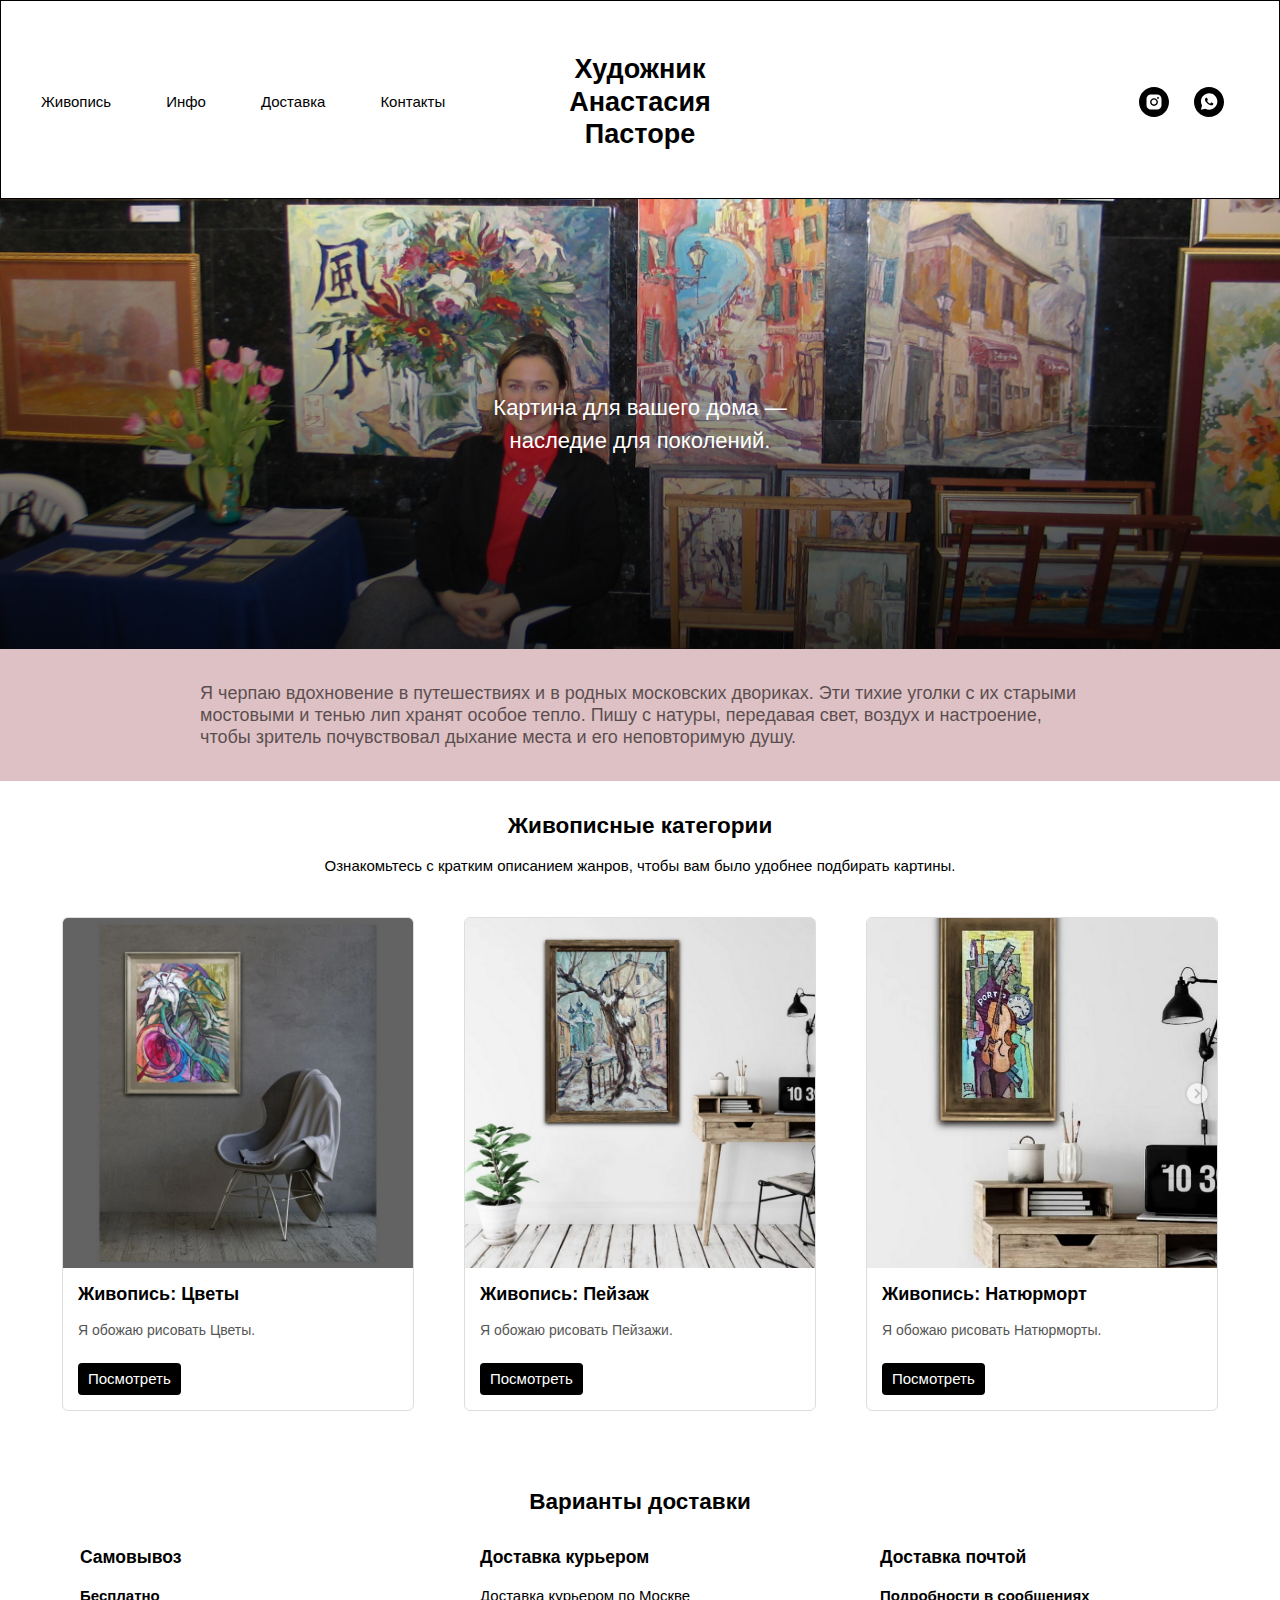
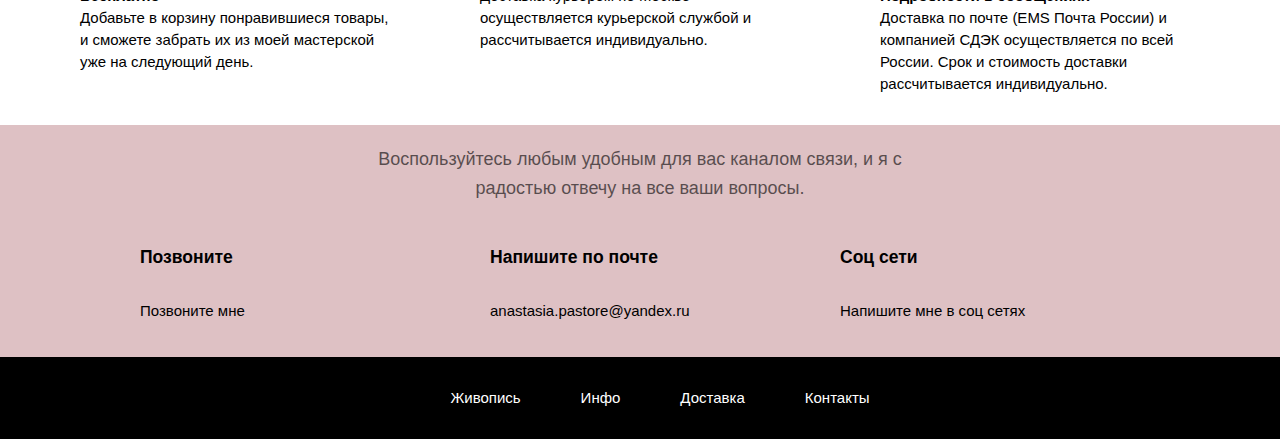
<file: index.html>
<!DOCTYPE HTML>
<html lang="ru">
    <head>
        <meta charset="utf-8" />
        <meta http-equiv="Content-Type" content="text/html; charset=utf-8" /> 
        <meta name="viewport" content="width=device-width, initial-scale=1.0" />
        <!--metatextblock--> 
        <title>АРТ Пасторе</title> 
        <meta name="description" content="Художник Анастасия Пасторе, живопись, картины." /> 
        <meta property="og:url" content="http://anastasiapastore.com" /> 
        <meta property="og:title" content="АРТ Пасторе" /> 
        <meta property="og:description" content="Художник Анастасия Пасторе, живопись, картины." />
        <meta property="og:type" content="website" /> 
        <meta property="og:image" content="banner_picture.jpg" /> 
        <link rel="canonical" href="http://anastasiapastore.com"> 
        <!--/metatextblock-->
        <meta name="format-detection" content="telephone=no" />
        <!--needswork--><link rel="shortcut icon" href="favicon_anastasia.ico" type="image/x-icon" />
        <link rel="stylesheet" type="text/css" href="styles.css" />
    </head>
    <body>
        <!-- Page wrapper -->
        <div id="allrecords" class="page-wrapper">
        <!-- Header -->
        <header class="site-header">
            <div class="nav_left">
                <ul class="menu_list">
                    <li class="menu_list_item"><a class="menu_link_item" href="paintings.html">Живопись</a></li>
                    <li class="menu_list_item"><a class="menu_link_item" href="info.html">Инфо</a></li>
                    <li class="menu_list_item"><a class="menu_link_item" href="#delivery">Доставка</a></li>
                    <li class="menu_list_item"><a class="menu_link_item" href="#contacts">Контакты</a></li>
                </ul>
            </div>
            <div class="main_logo">
                <a href="index.html"><h2>Художник <br/>
                Анастасия Пасторе</h2></a>
            </div>
            <div class="nav_right">
                <ul class="social_list">
                    <li class="social_list_insta">
                        <a href="https://www.instagram.com/artpastore/" target="_blank" rel="nofollow" aria-label="instagram">
                        <svg class="instagram_icon" role="presentation" viewBox="0 0 100 100" xmlns="http://www.w3.org/2000/svg"> 
                        <path fill-rule="evenodd" clip-rule="evenodd" d="M50 100C77.6142 100 100 77.6142 100 50C100 22.3858 77.6142 0 50 0C22.3858 0 0 22.3858 0 50C0 77.6142 22.3858 100 50 100ZM25 39.3918C25 31.4558 31.4566 25 39.3918 25H60.6082C68.5442 25 75 31.4566 75 39.3918V60.8028C75 68.738 68.5442 75.1946 60.6082 75.1946H39.3918C31.4558 75.1946 25 68.738 25 60.8028V39.3918ZM36.9883 50.0054C36.9883 42.8847 42.8438 37.0922 50.0397 37.0922C57.2356 37.0922 63.0911 42.8847 63.0911 50.0054C63.0911 57.1252 57.2356 62.9177 50.0397 62.9177C42.843 62.9177 36.9883 57.1252 36.9883 50.0054ZM41.7422 50.0054C41.7422 54.5033 45.4641 58.1638 50.0397 58.1638C54.6153 58.1638 58.3372 54.5041 58.3372 50.0054C58.3372 45.5066 54.6145 41.8469 50.0397 41.8469C45.4641 41.8469 41.7422 45.5066 41.7422 50.0054ZM63.3248 39.6355C65.0208 39.6355 66.3956 38.2606 66.3956 36.5646C66.3956 34.8687 65.0208 33.4938 63.3248 33.4938C61.6288 33.4938 60.2539 34.8687 60.2539 36.5646C60.2539 38.2606 61.6288 39.6355 63.3248 39.6355Z" fill="#000000"/>
                        </svg>
                        </a>
                    </li>
                    <li class="social_list_whatsapp">
                        <a href="https://wa.me/79032273894" target="_blank" rel="nofollow" aria-label="whatsapp">
                        <svg class="whatsapp_icon" role="presentation" viewBox="0 0 100 100" xmlns="http://www.w3.org/2000/svg">
                        <path fill-rule="evenodd" clip-rule="evenodd" d="M50 100C77.6142 100 100 77.6142 100 50C100 22.3858 77.6142 0 50 0C22.3858 0 0 22.3858 0 50C0 77.6142 22.3858 100 50 100ZM69.7626 28.9928C64.6172 23.841 57.7739 21.0027 50.4832 21C35.4616 21 23.2346 33.2252 23.2292 48.2522C23.2274 53.0557 24.4823 57.7446 26.8668 61.8769L23 76L37.4477 72.2105C41.4282 74.3822 45.9107 75.5262 50.4714 75.528H50.4823C65.5029 75.528 77.7299 63.301 77.7363 48.2749C77.7408 40.9915 74.9089 34.1446 69.7626 28.9928ZM62.9086 53.9588C62.2274 53.6178 58.8799 51.9708 58.2551 51.7435C57.6313 51.5161 57.1766 51.4024 56.7228 52.0845C56.269 52.7666 54.964 54.2998 54.5666 54.7545C54.1692 55.2092 53.7718 55.2656 53.0915 54.9246C52.9802 54.8688 52.8283 54.803 52.6409 54.7217C51.6819 54.3057 49.7905 53.4855 47.6151 51.5443C45.5907 49.7382 44.2239 47.5084 43.8265 46.8272C43.4291 46.1452 43.7837 45.7769 44.1248 45.4376C44.3292 45.2338 44.564 44.9478 44.7987 44.662C44.9157 44.5194 45.0328 44.3768 45.146 44.2445C45.4345 43.9075 45.56 43.6516 45.7302 43.3049C45.7607 43.2427 45.7926 43.1776 45.8272 43.1087C46.0545 42.654 45.9409 42.2565 45.7708 41.9155C45.6572 41.6877 45.0118 40.1167 44.4265 38.6923C44.1355 37.984 43.8594 37.3119 43.671 36.8592C43.1828 35.687 42.6883 35.69 42.2913 35.6924C42.2386 35.6928 42.1876 35.6931 42.1386 35.6906C41.7421 35.6706 41.2874 35.667 40.8336 35.667C40.3798 35.667 39.6423 35.837 39.0175 36.5191C38.9773 36.5631 38.9323 36.6111 38.8834 36.6633C38.1738 37.4209 36.634 39.0648 36.634 42.2002C36.634 45.544 39.062 48.7748 39.4124 49.2411L39.415 49.2444C39.4371 49.274 39.4767 49.3309 39.5333 49.4121C40.3462 50.5782 44.6615 56.7691 51.0481 59.5271C52.6732 60.2291 53.9409 60.6475 54.9303 60.9612C56.5618 61.4796 58.046 61.4068 59.22 61.2313C60.5286 61.0358 63.2487 59.5844 63.8161 57.9938C64.3836 56.4033 64.3836 55.0392 64.2136 54.7554C64.0764 54.5258 63.7545 54.3701 63.2776 54.1395C63.1633 54.0843 63.0401 54.0247 62.9086 53.9588Z" fill="#000000" />
                        </svg>
                        </a>
                    </li>
                </ul>
            </div>
        </header>
        <section class="banner_picture">
            <div class="banner_overlay"></div>
            <div class="banner_content">
                <p>Картина для вашего дома — <br/>
                наследие для поколений.</p>
            </div>
        </section>
        <section class="banner_text">
            <div class="banner_text_content">
                <p>Я черпаю вдохновение в путешествиях и в родных московских двориках. 
                Эти тихие уголки с их старыми мостовыми и тенью лип хранят особое тепло. 
                Пишу с натуры, передавая свет, воздух и настроение, чтобы зритель почувствовал дыхание места и его неповторимую душу.</p>
            </div>
        </section>
        <section class="main_painting_categories">
            <div class="main_painting_categories_title">
                <h2>Живописные категории</h2>
                <p>Ознакомьтесь с кратким описанием жанров, чтобы вам было удобнее подбирать картины.</p>
            </div>
        </section>
        <section class="cards_container">
            <a href="/paintings/flowers" class="card">
                <div class="card-image" style="background-image: url('flowers.png');"></div>
                <div class="card-content">
                    <h3 class="card-title">Живопись: Цветы</h3>
                    <p class="card-desc">Я обожаю рисовать Цветы.</p>
                    <span class="btn">Посмотреть</span>
                </div>
            </a>
            <a href="/paintings/landscape" class="card">
                <div class="card-image" style="background-image: url('landscape.png');"></div>
                <div class="card-content">
                  <h3 class="card-title">Живопись: Пейзаж</h3>
                  <p class="card-desc">Я обожаю рисовать Пейзажи.</p>
                  <span class="btn">Посмотреть</span>
                </div>
            </a>
            <a href="/paintings/still_life" class="card">
                <div class="card-image" style="background-image: url('still_life.png');"></div>
                <div class="card-content">
                  <h3 class="card-title">Живопись: Натюрморт</h3>
                  <p class="card-desc">Я обожаю рисовать Натюрморты.</p>
                  <span class="btn">Посмотреть</span>
                </div>
            </a>
        </section>
        <h2 class="delivery_options_title">Варианты доставки</h2>
        <section class="delivery_options_container" id="delivery">
            <div class="delivery_options">
                <div class="delivery_options_content">
                    <h3>Самовывоз</h3>
                    <p><strong>Бесплатно</strong><br/>
                    Добавьте в корзину понравившиеся товары, и сможете забрать их из моей мастерской уже на следующий день.</p>
                </div>
            </div>
            <div class="delivery_options">
                <div class="delivery_options_content">
                    <h3>Доставка курьером</h3>
                    <p>Доставка курьером по Москве осуществляется курьерской службой и рассчитывается индивидуально.</p>
                </div>
            </div>
            <div class="delivery_options">
                <div class="delivery_options_content">
                    <h3>Доставка почтой</h3>
                    <p><strong>Подробности в сообщениях</strong><br/>
                    Доставка по почте (EMS Почта России) и компанией СДЭК осуществляется по всей России. Срок и стоимость доставки рассчитывается индивидуально.</p>
                </div>
            </div>
        </section>
        <section class="footer" id="contacts">
            <div class="footer_content">Воспользуйтесь любым удобным для вас каналом связи, и я с радостью отвечу на все ваши вопросы.</div>
            <div class="footer_cards_container">
                <div class="footer_card">
                    <h3>Позвоните</h3>
                    <p>Позвоните мне</p>
                </div>
                <div class="footer_card">
                    <h3>Напишите по почте</h3>
                    <p>anastasia.pastore@yandex.ru</p>
                </div>
                <div class="footer_card">
                    <h3>Соц сети</h3>
                    <p>Напишите мне в соц сетях</p>
                </div>
            </div>
        </section>
        <section class="bottom_nav">
            <ul class="bottom_nav_list">
                <li class="bottom_nav_list_item"><a href="painting.html">Живопись</a></li>
                <li class="bottom_nav_list_item"><a href="info.html">Инфо</a></li>
                <li class="bottom_nav_list_item"><a href="#delivery">Доставка</a></li>
                <li class="bottom_nav_list_item"><a href="#contacts">Контакты</a></li>
            </ul>
        </section>
    </body>
</html>
</file>
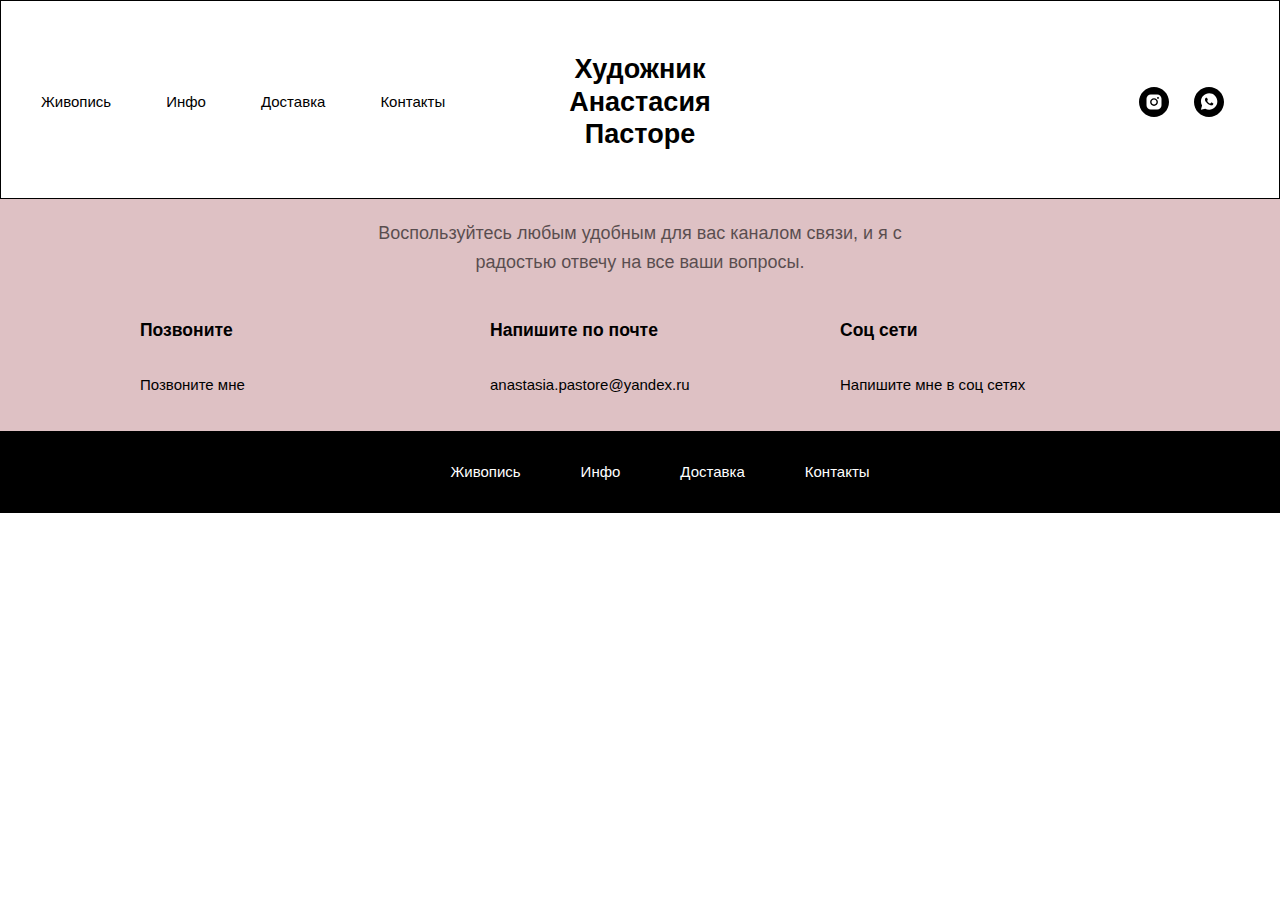
<file: paintings.html>
<!DOCTYPE HTML>
<html lang="ru">
    <head>
        <meta charset="utf-8" />
        <meta http-equiv="Content-Type" content="text/html; charset=utf-8" /> 
        <meta name="viewport" content="width=device-width, initial-scale=1.0" />
        <!--metatextblock--> 
        <title>АРТ Пасторе</title> 
        <meta name="description" content="Художник Анастасия Пасторе, живопись, картины." /> 
        <meta property="og:url" content="http://anastasiapastore.com" /> 
        <meta property="og:title" content="АРТ Пасторе" /> 
        <meta property="og:description" content="Художник Анастасия Пасторе, живопись, картины." />
        <meta property="og:type" content="website" /> 
        <meta property="og:image" content="banner_picture.jpg" /> 
        <link rel="canonical" href="http://anastasiapastore.com"> 
        <!--/metatextblock-->
        <meta name="format-detection" content="telephone=no" />
        <!--needswork--><link rel="shortcut icon" href="favicon_anastasia.ico" type="image/x-icon" />
        <link rel="stylesheet" type="text/css" href="styles.css" />
    </head>
    <body>
        <!-- Page wrapper -->
        <div id="allrecords" class="page-wrapper">
        <!-- Header -->
        <header class="site-header">
            <div class="nav_left">
                <ul class="menu_list">
                    <li class="menu_list_item"><a class="menu_link_item" href="paintings.html">Живопись</a></li>
                    <li class="menu_list_item"><a class="menu_link_item" href="info.html">Инфо</a></li>
                    <li class="menu_list_item"><a class="menu_link_item" href="index.html#delivery">Доставка</a></li>
                    <li class="menu_list_item"><a class="menu_link_item" href="index.html#contacts">Контакты</a></li>
                </ul>
            </div>
            <div class="main_logo">
                <a href="index.html"><h2>Художник <br/>
                Анастасия Пасторе</h2></a>
            </div>
            <div class="nav_right">
                <ul class="social_list">
                    <li class="social_list_insta">
                        <a href="https://www.instagram.com/artpastore/" target="_blank" rel="nofollow" aria-label="instagram">
                        <svg class="instagram_icon" role="presentation" viewBox="0 0 100 100" xmlns="http://www.w3.org/2000/svg"> 
                        <path fill-rule="evenodd" clip-rule="evenodd" d="M50 100C77.6142 100 100 77.6142 100 50C100 22.3858 77.6142 0 50 0C22.3858 0 0 22.3858 0 50C0 77.6142 22.3858 100 50 100ZM25 39.3918C25 31.4558 31.4566 25 39.3918 25H60.6082C68.5442 25 75 31.4566 75 39.3918V60.8028C75 68.738 68.5442 75.1946 60.6082 75.1946H39.3918C31.4558 75.1946 25 68.738 25 60.8028V39.3918ZM36.9883 50.0054C36.9883 42.8847 42.8438 37.0922 50.0397 37.0922C57.2356 37.0922 63.0911 42.8847 63.0911 50.0054C63.0911 57.1252 57.2356 62.9177 50.0397 62.9177C42.843 62.9177 36.9883 57.1252 36.9883 50.0054ZM41.7422 50.0054C41.7422 54.5033 45.4641 58.1638 50.0397 58.1638C54.6153 58.1638 58.3372 54.5041 58.3372 50.0054C58.3372 45.5066 54.6145 41.8469 50.0397 41.8469C45.4641 41.8469 41.7422 45.5066 41.7422 50.0054ZM63.3248 39.6355C65.0208 39.6355 66.3956 38.2606 66.3956 36.5646C66.3956 34.8687 65.0208 33.4938 63.3248 33.4938C61.6288 33.4938 60.2539 34.8687 60.2539 36.5646C60.2539 38.2606 61.6288 39.6355 63.3248 39.6355Z" fill="#000000"/>
                        </svg>
                        </a>
                    </li>
                    <li class="social_list_whatsapp">
                        <a href="https://wa.me/79032273894" target="_blank" rel="nofollow" aria-label="whatsapp">
                        <svg class="whatsapp_icon" role="presentation" viewBox="0 0 100 100" xmlns="http://www.w3.org/2000/svg">
                        <path fill-rule="evenodd" clip-rule="evenodd" d="M50 100C77.6142 100 100 77.6142 100 50C100 22.3858 77.6142 0 50 0C22.3858 0 0 22.3858 0 50C0 77.6142 22.3858 100 50 100ZM69.7626 28.9928C64.6172 23.841 57.7739 21.0027 50.4832 21C35.4616 21 23.2346 33.2252 23.2292 48.2522C23.2274 53.0557 24.4823 57.7446 26.8668 61.8769L23 76L37.4477 72.2105C41.4282 74.3822 45.9107 75.5262 50.4714 75.528H50.4823C65.5029 75.528 77.7299 63.301 77.7363 48.2749C77.7408 40.9915 74.9089 34.1446 69.7626 28.9928ZM62.9086 53.9588C62.2274 53.6178 58.8799 51.9708 58.2551 51.7435C57.6313 51.5161 57.1766 51.4024 56.7228 52.0845C56.269 52.7666 54.964 54.2998 54.5666 54.7545C54.1692 55.2092 53.7718 55.2656 53.0915 54.9246C52.9802 54.8688 52.8283 54.803 52.6409 54.7217C51.6819 54.3057 49.7905 53.4855 47.6151 51.5443C45.5907 49.7382 44.2239 47.5084 43.8265 46.8272C43.4291 46.1452 43.7837 45.7769 44.1248 45.4376C44.3292 45.2338 44.564 44.9478 44.7987 44.662C44.9157 44.5194 45.0328 44.3768 45.146 44.2445C45.4345 43.9075 45.56 43.6516 45.7302 43.3049C45.7607 43.2427 45.7926 43.1776 45.8272 43.1087C46.0545 42.654 45.9409 42.2565 45.7708 41.9155C45.6572 41.6877 45.0118 40.1167 44.4265 38.6923C44.1355 37.984 43.8594 37.3119 43.671 36.8592C43.1828 35.687 42.6883 35.69 42.2913 35.6924C42.2386 35.6928 42.1876 35.6931 42.1386 35.6906C41.7421 35.6706 41.2874 35.667 40.8336 35.667C40.3798 35.667 39.6423 35.837 39.0175 36.5191C38.9773 36.5631 38.9323 36.6111 38.8834 36.6633C38.1738 37.4209 36.634 39.0648 36.634 42.2002C36.634 45.544 39.062 48.7748 39.4124 49.2411L39.415 49.2444C39.4371 49.274 39.4767 49.3309 39.5333 49.4121C40.3462 50.5782 44.6615 56.7691 51.0481 59.5271C52.6732 60.2291 53.9409 60.6475 54.9303 60.9612C56.5618 61.4796 58.046 61.4068 59.22 61.2313C60.5286 61.0358 63.2487 59.5844 63.8161 57.9938C64.3836 56.4033 64.3836 55.0392 64.2136 54.7554C64.0764 54.5258 63.7545 54.3701 63.2776 54.1395C63.1633 54.0843 63.0401 54.0247 62.9086 53.9588Z" fill="#000000" />
                        </svg>
                        </a>
                    </li>
                </ul>
            </div>
        </header>
        <section class="footer" id="contacts">
            <div class="footer_content">Воспользуйтесь любым удобным для вас каналом связи, и я с радостью отвечу на все ваши вопросы.</div>
            <div class="footer_cards_container">
                <div class="footer_card">
                    <h3>Позвоните</h3>
                    <p>Позвоните мне</p>
                </div>
                <div class="footer_card">
                    <h3>Напишите по почте</h3>
                    <p>anastasia.pastore@yandex.ru</p>
                </div>
                <div class="footer_card">
                    <h3>Соц сети</h3>
                    <p>Напишите мне в соц сетях</p>
                </div>
            </div>
        </section>
        <section class="bottom_nav">
            <ul class="bottom_nav_list">
                <li class="bottom_nav_list_item"><a href="painting.html">Живопись</a></li>
                <li class="bottom_nav_list_item"><a href="info.html">Инфо</a></li>
                <li class="bottom_nav_list_item"><a href="index.html#delivery">Доставка</a></li>
                <li class="bottom_nav_list_item"><a href="index.html#contacts">Контакты</a></li>
            </ul>
        </section>
    </body>
</html>
</file>
<file: styles.css>
body{
    margin: 0px;
    font:15px/22px arial,sans-serif;
}
.site-header{
    padding: 30px 15px 25px 15px;
    border: 1.5px solid black;
    display: flex;
    justify-content: space-between;
    align-items: center;
}
.nav_left,
.main_logo,
.nav_right {
  flex: 1;
}
.menu_list{
    list-style: none;
    display:flex;
    gap: 25px;
    padding: 0 0 0 25px;
    margin: 0;
}
.menu_list_item {
    display: inline;
    padding: 0px 30px 0px 0px;
}
.menu_list_item a, .main_logo a {
    text-decoration: none;
    color: black;
    font-weight: normal;
}
.menu_list_item:hover, .main_logo:hover{
    text-decoration: underline 1.5px;
    cursor: pointer;
}
.main_logo {
    flex: 0;
    text-align: center;
    font-size: 18px;
    font-weight: bold;
    line-height: 1.2;
}
.social_list{
    list-style: none;
    display:flex;
    justify-content: flex-end;
    gap: 25px;
    padding: 0 40px 0 0;
    margin: 0;
}
.social_list_insta{
    display: inline-block;
    width: 30px; 
    height: 30px;
}
.instagram_icon{
    width: 30px; 
    height: 30px;
}
.social_list_whatsapp{
    display: inline-block;
    width: 30px; 
    height: 30px;
}
.whatsapp_icon{
    width: 30px; 
    height: 30px;
}
.banner_picture {
    position: relative;
    height: 50vh;
    background-image: url("banner_picture.jpg");
    background-size: cover;
    background-position: center;
    background-attachment: scroll;
    display: flex;
    align-items: center;
    justify-content: center;
    color: white;
    text-align: center;
    font-size: 22px;
    line-height: 1.5;
  }
  .banner_overlay {
    position: absolute;
    top: 0;
    left: 0;
    width: 100%;
    height: 100%;
    background: linear-gradient(to bottom, rgba(0,0,0,0.0), rgba(0,0,0,0.7));
    z-index: 1;
  }
  .banner_content {
    position: relative;
    z-index: 2;
  }
  .banner_text{
    padding:15px 200px;
    background-color:#dec1c4;
    justify-content: space-between;
  }
  .banner_text_content{
    font-size:18px;
    opacity:0.6;
  }
  .main_painting_categories{
    padding-top: 15px;
    padding-bottom:25px;
  }
  .main_painting_categories_title{
    text-align: center;
  }
  .cards_container {
    display: flex;
    gap: 50px;
    flex-wrap: wrap;
    justify-content: center;
  }
  .card {
    display: flex;
    flex-direction: column;
    width: 350px;
    text-decoration: none;
    color: inherit;
    border: 1px solid #ddd;
    border-radius: 6px;
    overflow: hidden;
    background: #fff;
    transition: transform 0.2s ease, box-shadow 0.2s ease;
  }
  .card:hover {
    transform: translateY(-4px);
    box-shadow: 0 6px 12px rgba(0,0,0,0.15);
  }
  .card-image {
    aspect-ratio: 1 / 1;
    background-size: cover;
    background-position: center;
  }
  .card-content {
    padding: 15px;
  }
  .card-title {
    font-size: 18px;
    margin: 0 0 10px;
  }
  .card-desc {
    font-size: 14px;
    color: #555;
  }
  .btn {
    display: inline-block;
    margin-top: 0.5rem;
    padding: 5px 10px;
    background: black;
    color: white;
    border-radius: 4px;
  }
  .delivery_options_title{
    text-align: center;
    margin: 80px 0 0;
  }
  .delivery_options_container {
    display: flex;
    gap: 50px;
    flex-wrap: wrap;
    justify-content: center;
  }
  .delivery_options {
    display: flex;
    flex-direction: column;
    width: 350px;
    text-decoration: none;
    color: inherit;
    border: none;
    overflow: hidden;
  }
  .delivery_options_content {
    padding: 15px;
  }
  .footer{
    background-color:#dec1c4;
    margin-bottom: 0;
    padding-top: 20px;
    padding-bottom: 20px;
  }
  .footer_content{
    font-size:18px;
    text-align: center;
    opacity:0.6;
    padding-bottom: 25px;
    max-width: 600px;
    margin: 0 auto;
    line-height: 1.6;
    white-space: normal;
  }
  .footer_cards_container{
    display: flex;
    gap: 50px;
    flex-wrap: wrap;
    justify-content: center;
  }
  .footer_card {
    display: flex;
    flex-direction: column;
    width: 300px;
    text-decoration: none;
    color: inherit;
    border: none;
    overflow: hidden;
  }
  .bottom_nav {
    background-color: rgba(0,0,0,1); 
  }
  .bottom_nav_list {
    list-style: none;
    display:flex;
    margin: 0px;
    justify-content: center;
  }
  .bottom_nav_list_item {
    display: inline;
    padding: 30px;
  }
  .bottom_nav_list_item a {
    text-decoration: none;
    color: white;
    font-weight: normal;
  }
  .bottom_nav_list_item:hover {
    text-decoration: underline white 1.5px;
    cursor: pointer;
  }

  /* Mobile adjustments */
@media screen and (max-width: 768px) {
    .site-header {
      display: flex;
      flex-direction: column;
      align-items: center;
      text-align: center;
      padding-top: 15px;
    }
    .main_logo {
      order: 1;
    }
    .nav_left {
      order: 2;
    }
    .nav_right {
      order: 3;
    }
    .nav_left, .main_logo, .nav_right {
      flex: unset;
      width: 100%;
      display: flex;
      justify-content: center;
    }
    .menu_list {
      flex-direction: column;
      align-items: center;
      margin: 15px;
      gap: 10px;
    }
    .social_list {
      justify-content: center;
      padding: 10px 0 0;
    }
    .banner_text {
      padding: 15px;
    }
    .cards_container,
    .delivery_options_container,
    .footer_cards_container {
      flex-direction: column;
      gap: 20px;
      align-items: center;
    }
    .card,
    .delivery_options,
    .footer_card {
      width: 100%;
      max-width: 350px;
    }
    .delivery_options_content{
      text-align: center;
    }
    .bottom_nav_list {
      display: flex;
      flex-direction: column;
      align-items: center;
      text-align: center;
      padding: 20px 0;
    }
    .bottom_nav_list_item {
      padding: 10px;
      font-size: 14px;
    }
}
</file>
